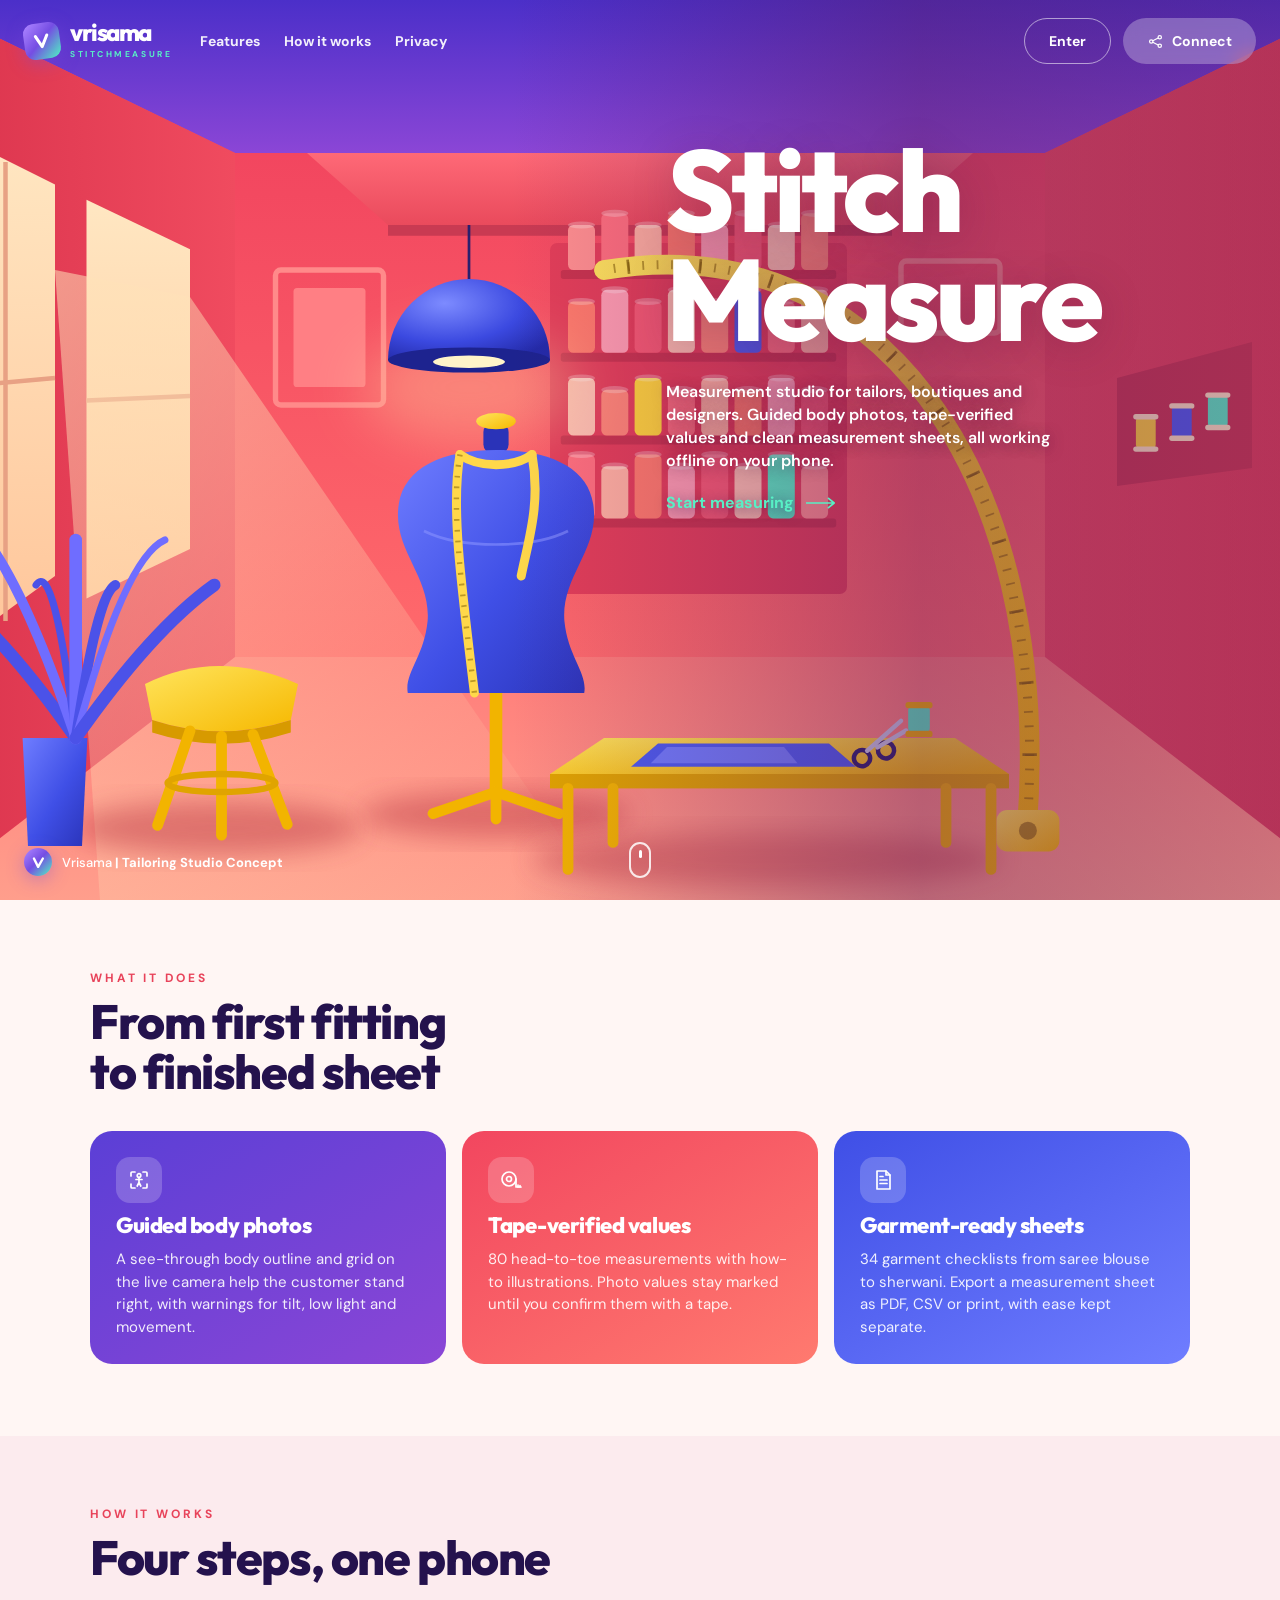
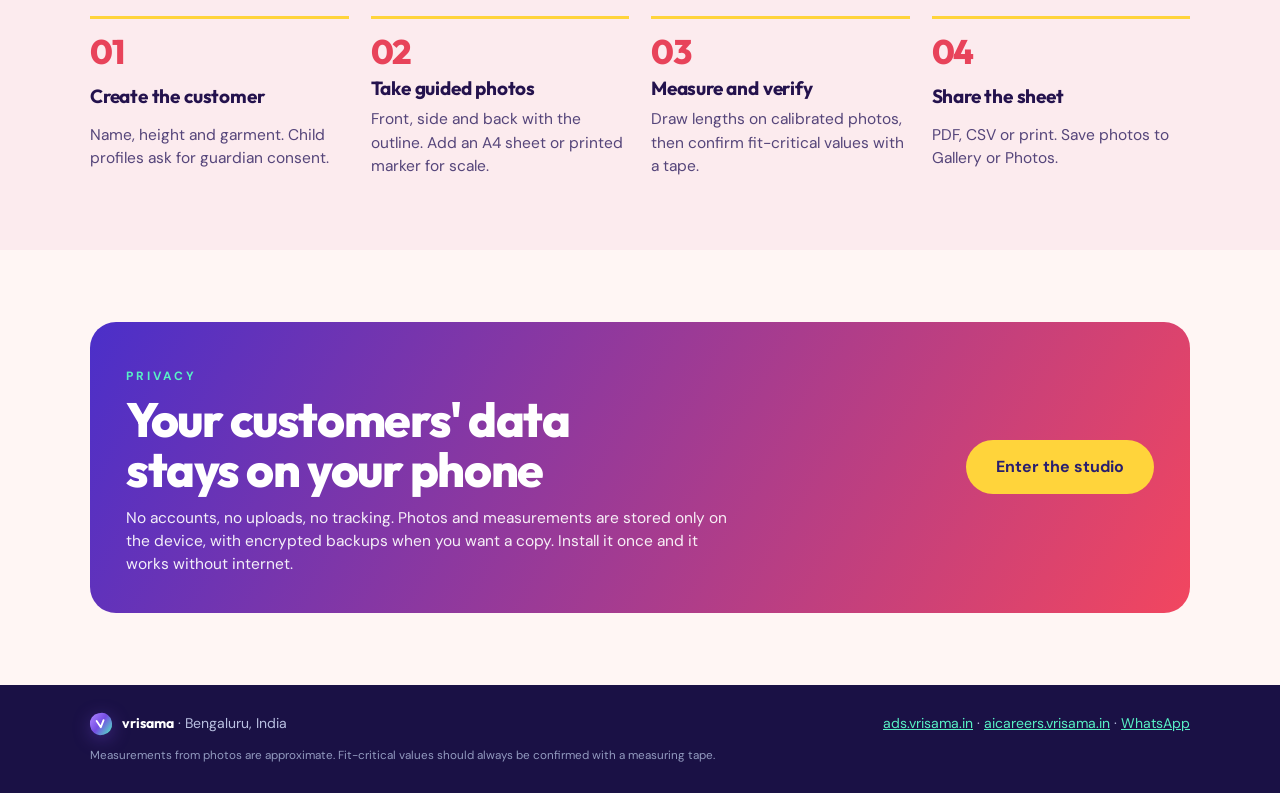
<file: index.html>
<!doctype html>
<html lang="en">
<head>
<meta charset="utf-8">
<meta name="viewport" content="width=device-width,initial-scale=1,viewport-fit=cover">
<title>StitchMeasure by Vrisama</title>
<meta name="description" content="StitchMeasure by Vrisama: offline body measurement studio for tailors and fashion designers.">
<meta name="theme-color" content="#3B22B8">
<meta name="color-scheme" content="light dark">
<meta name="apple-mobile-web-app-capable" content="yes">
<meta name="mobile-web-app-capable" content="yes">
<meta name="apple-mobile-web-app-status-bar-style" content="black-translucent">
<meta name="apple-mobile-web-app-title" content="StitchMeasure">
<link rel="manifest" href="manifest.webmanifest">
<link rel="icon" type="image/svg+xml" href="public/icons/favicon.svg">
<link rel="icon" type="image/png" href="public/icons/favicon-64.png">
<link rel="apple-touch-icon" href="public/icons/apple-touch-icon.png">
<link rel="stylesheet" href="src/styles/app.css">
</head>
<body>
<div class="app" id="app">
  <nav class="sidebar" aria-label="Main">
    <a class="brand" href="#/" aria-label="StitchMeasure by Vrisama, dashboard" style="padding:4px 10px 18px;background:none"><span class="brand-mark" aria-hidden="true"><svg viewBox="0 0 64 64"><path d="M15 17 31 49 49 17" fill="none" stroke="#fff" stroke-width="9" stroke-linejoin="round" stroke-linecap="round"/></svg></span><span class="wordmark"><b>vrisama</b><small>STITCHMEASURE</small></span></a>
    <a href="#/" data-nav="dashboard"><span data-ic="home"></span>Dashboard</a>
    <a href="#/new-customer" data-nav="new-customer"><span data-ic="userPlus"></span>New Customer</a>
    <a href="#/scan" data-nav="scan"><span data-ic="scan"></span>Body Scanner</a>
    <a href="#/library" data-nav="library"><span data-ic="book"></span>Measurement Library</a>
    <a href="#/templates" data-nav="templates"><span data-ic="hanger"></span>Garment Templates</a>
    <a href="#/customers" data-nav="customers"><span data-ic="folder"></span>Saved Profiles</a>
    <a href="#/reports" data-nav="reports"><span data-ic="report"></span>Reports</a>
    <a href="#/settings" data-nav="settings"><span data-ic="settings"></span>Settings</a>
    <div class="side-foot" id="sideStatus"></div>
  </nav>
  <div class="main-col">
    <header class="topbar">
      <span class="brand-mark" aria-hidden="true"><svg viewBox="0 0 64 64"><path d="M15 17 31 49 49 17" fill="none" stroke="#fff" stroke-width="9" stroke-linejoin="round" stroke-linecap="round"/></svg></span>
      <div class="title" id="topTitle">StitchMeasure</div>
      <span class="status-pill" id="topStatus"><span class="dot"></span><span>Checking</span></span>
    </header>
    <main class="content" id="view" tabindex="-1"></main>
  </div>
  <nav class="bottomnav" aria-label="Main">
    <a href="#/" data-nav="dashboard"><span data-ic="home"></span>Home</a>
    <a href="#/customers" data-nav="customers"><span data-ic="users"></span>Profiles</a>
    <a href="#/scan" data-nav="scan" class="scan"><span data-ic="scan"></span>Scan</a>
    <a href="#/library" data-nav="library"><span data-ic="book"></span>Library</a>
    <a href="#/more" data-nav="more"><span data-ic="more"></span>More</a>
  </nav>
</div>
<noscript><p style="padding:20px">StitchMeasure by Vrisama needs JavaScript to run.</p></noscript>

<!-- vendor (local copy, no CDN) -->
<script src="public/vendor/jspdf.umd.min.js"></script>
<!-- core -->
<script src="src/core/i18n.js"></script>
<script src="src/core/util.js"></script>
<script src="src/components/icons.js"></script>
<!-- services -->
<script src="src/storage/db.js"></script>
<script src="src/storage/backup.js"></script>
<script src="src/settings/settings.js"></script>
<script src="src/measurement-engine/catalog.js"></script>
<script src="src/measurement-engine/engine.js"></script>
<script src="src/calibration/calibration.js"></script>
<script src="src/garment-templates/templates.js"></script>
<script src="src/reference-images/figure.js"></script>
<script src="src/overlays/overlays.js"></script>
<script src="src/camera/camera.js"></script>
<script src="src/pose-detection/pose.js"></script>
<script src="src/photo-export/export.js"></script>
<script src="src/reports/reports.js"></script>
<script src="src/customer-profiles/customers.js"></script>
<script src="src/customer-profiles/samples.js"></script>
<!-- screens -->
<script src="src/app.js"></script>
<script src="src/components/dashboard.js"></script>
<script src="src/customer-profiles/views.js"></script>
<script src="src/measurement-engine/session-view.js"></script>
<script src="src/body-map/bodymap.js"></script>
<script src="src/garment-templates/views.js"></script>
<script src="src/camera/camera-view.js"></script>
<script src="src/photo-export/editor.js"></script>
<script src="src/photo-export/photos-view.js"></script>
<script src="src/reports/views.js"></script>
<script src="src/settings/views.js"></script>
<script src="src/components/wizard.js"></script>
<script src="src/components/landing.js"></script>
<script src="src/components/boot.js"></script>
</body>
</html>
</file>
<file: src/styles/app.css>
/* StitchMeasure by Vrisama — design tokens and components
 * Layout: phone = top bar + content + bottom nav; ≥900px = sidebar + content.
 * Brand: Vrisama navy, violet → mint gradient, peach accent; Outfit display + DM Sans body. */
@font-face{font-family:"Outfit";font-weight:600;font-style:normal;font-display:swap;src:url("../../public/fonts/outfit-latin-600-normal.woff2") format("woff2")}
@font-face{font-family:"Outfit";font-weight:700;font-style:normal;font-display:swap;src:url("../../public/fonts/outfit-latin-700-normal.woff2") format("woff2")}
@font-face{font-family:"Outfit";font-weight:800;font-style:normal;font-display:swap;src:url("../../public/fonts/outfit-latin-800-normal.woff2") format("woff2")}
@font-face{font-family:"DM Sans";font-weight:400;font-style:normal;font-display:swap;src:url("../../public/fonts/dm-sans-latin-400-normal.woff2") format("woff2")}
@font-face{font-family:"DM Sans";font-weight:500;font-style:normal;font-display:swap;src:url("../../public/fonts/dm-sans-latin-500-normal.woff2") format("woff2")}
@font-face{font-family:"DM Sans";font-weight:600;font-style:normal;font-display:swap;src:url("../../public/fonts/dm-sans-latin-600-normal.woff2") format("woff2")}
@font-face{font-family:"DM Sans";font-weight:700;font-style:normal;font-display:swap;src:url("../../public/fonts/dm-sans-latin-700-normal.woff2") format("woff2")}

/* Studio palette (from the landing page): purple ceiling, coral walls, cobalt blue, sun yellow, mint. */
:root{
  --bg:#FFF6F4; --surface:#FFFFFF; --surface-2:#FCEBEE; --ink:#24124D; --ink-2:#55457A; --ink-3:#8A7DA6; --line:#F3DCE2;
  --navy:#3B22B8; --navy-2:#8B46D6; --ivory:#FFFFFF;
  --teal:#5B35D5; --teal-ink:#FFFFFF; --teal-soft:#EEE8FF; --gold:#E8435A; --gold-bright:#FFD43B; --gold-soft:#FFE6EA;
  --mint:#58F0C5; --violet:#8B46D6; --coral:#F2465F; --cobalt:#3F4FE6; --sun:#FFD43B;
  --ok:#0F8A66; --ok-soft:#DAF6EC; --warn:#B4560F; --warn-soft:#FFEBD6; --danger:#D22F4E; --danger-soft:#FFE1E7; --info-soft:#ECE8FF;
  --display:"Outfit","DM Sans",system-ui,-apple-system,"Segoe UI",sans-serif;
  --body:"DM Sans",system-ui,-apple-system,"Segoe UI",Roboto,sans-serif;
  --brand-grad:linear-gradient(135deg,#AA82FF 5%,#754DE3 48%,#4EF3C2 99%);
  --shell-grad:linear-gradient(180deg,#3B22B8 0%,#6A3BD2 55%,#8B46D6 100%);
  --r:18px; --r-sm:12px; --shadow:0 1px 2px rgba(36,18,77,.05),0 10px 28px rgba(242,70,95,.08);
  --sel-bg:#5B35D5; --sel-ink:#FFFFFF; --nav-h:68px; --top-h:58px;
  --fig-fill:#FFC9D1; --fig-line:#E0687C;
  color-scheme:light;
}
@media (prefers-color-scheme:dark){:root:not([data-theme="light"]){
  --bg:#160F38; --surface:#21174D; --surface-2:#2B1F63; --ink:#FFFFFF; --ink-2:#CFC6EE; --ink-3:#9D92C7; --line:rgba(230,215,255,.14);
  --teal:#58F0C5; --teal-ink:#073A37; --teal-soft:rgba(88,240,197,.13); --gold:#FF7A8C; --gold-soft:rgba(255,122,140,.15);
  --ok:#58F0C5; --ok-soft:rgba(88,240,197,.13); --warn:#FFC266; --warn-soft:rgba(255,194,102,.14); --danger:#FF8A9E; --danger-soft:rgba(255,138,158,.15); --info-soft:rgba(139,70,214,.22);
  --shadow:0 1px 2px rgba(0,0,0,.3),0 10px 30px rgba(0,0,0,.35); --fig-fill:#4A2E8F; --fig-line:#FF7A8C; --sel-bg:#58F0C5; --sel-ink:#073A37; color-scheme:dark}}
:root[data-theme="dark"]{
  --bg:#160F38; --surface:#21174D; --surface-2:#2B1F63; --ink:#FFFFFF; --ink-2:#CFC6EE; --ink-3:#9D92C7; --line:rgba(230,215,255,.14);
  --teal:#58F0C5; --teal-ink:#073A37; --teal-soft:rgba(88,240,197,.13); --gold:#FF7A8C; --gold-soft:rgba(255,122,140,.15);
  --ok:#58F0C5; --ok-soft:rgba(88,240,197,.13); --warn:#FFC266; --warn-soft:rgba(255,194,102,.14); --danger:#FF8A9E; --danger-soft:rgba(255,138,158,.15); --info-soft:rgba(139,70,214,.22);
  --shadow:0 1px 2px rgba(0,0,0,.3),0 10px 30px rgba(0,0,0,.35); --fig-fill:#4A2E8F; --fig-line:#FF7A8C; --sel-bg:#58F0C5; --sel-ink:#073A37; color-scheme:dark}

*,*::before,*::after{box-sizing:border-box}
html,body{height:100%}
body{margin:0;background:var(--bg);color:var(--ink);font-family:var(--body);font-size:15.5px;line-height:1.5;-webkit-font-smoothing:antialiased;-webkit-tap-highlight-color:transparent}
body.no-scroll{overflow:hidden}
img,svg,video,canvas{max-width:100%}
[hidden]{display:none!important}
a{color:var(--teal)}
h1,h2,h3{margin:0;text-wrap:balance}
h1{font:800 30px/1.1 var(--display);letter-spacing:-.02em}
h2{font:700 21px/1.2 var(--display);letter-spacing:-.02em}
h3{font:600 13px/1.3 var(--body);text-transform:uppercase;letter-spacing:.09em;color:var(--ink-3)}
p{margin:0}
.lead{color:var(--ink-2)}
.muted{color:var(--ink-3)}
.small{font-size:13px}
.num,.tnum{font-variant-numeric:tabular-nums}
.ic{width:22px;height:22px;flex:none}
:focus-visible{outline:2.5px solid var(--gold-bright);outline-offset:2px}
@media (prefers-reduced-motion:reduce){*{animation:none!important;transition:none!important}}

/* ---------- shell ---------- */
.app{min-height:100%;display:grid;grid-template-columns:1fr}
.sidebar{display:none}
.topbar{position:sticky;top:0;z-index:30;height:calc(var(--top-h) + env(safe-area-inset-top,0px));padding-top:env(safe-area-inset-top,0px);padding-left:max(16px,env(safe-area-inset-left,0px));padding-right:max(16px,env(safe-area-inset-right,0px));display:flex;align-items:center;gap:10px;background:linear-gradient(90deg,#3B22B8,#8B46D6);color:#fff}
.topbar .title{font:700 19px/1 var(--display);letter-spacing:-.02em;flex:1;min-width:0;white-space:nowrap;overflow:hidden;text-overflow:ellipsis}
.topbar .icon-btn{color:var(--ivory)}
.brand-mark{width:32px;height:32px;flex:none;display:grid;place-items:center;border-radius:10px;background:var(--brand-grad);transform:rotate(-8deg);box-shadow:0 4px 18px rgba(118,76,221,.4)}
.brand-mark svg{width:60%;height:60%}
.wordmark{display:flex;flex-direction:column;line-height:.9}
.wordmark b{font:800 24px/.9 "Outfit",sans-serif;letter-spacing:-.06em;color:#F8F8FF}
.wordmark small{font:800 8.5px/1.3 var(--body);letter-spacing:.3em;color:#58F0C5;margin-top:6px}
.status-pill{display:inline-flex;align-items:center;gap:6px;font:600 11.5px/1 var(--body);letter-spacing:.04em;padding:6px 9px;border-radius:999px;background:rgba(255,255,255,.08);color:var(--ivory);white-space:nowrap}
.status-pill .dot{width:7px;height:7px;border-radius:50%;background:var(--gold-bright)}
.status-pill.ready .dot{background:#58F0C5}
.status-pill.off .dot{background:#EE7B72}
main.content{padding-left:max(16px,env(safe-area-inset-left,0px));padding-right:max(16px,env(safe-area-inset-right,0px));padding-block:18px calc(var(--nav-h) + 28px + env(safe-area-inset-bottom,0px));max-width:1080px;width:100%;margin:0 auto;min-width:0}
.bottomnav{position:fixed;left:0;right:0;bottom:0;z-index:40;background:var(--surface);border-top:1px solid var(--line);display:grid;grid-template-columns:repeat(5,1fr);padding:6px max(6px,env(safe-area-inset-left,0px)) calc(6px + env(safe-area-inset-bottom,0px)) max(6px,env(safe-area-inset-right,0px))}
.bottomnav a{display:flex;flex-direction:column;align-items:center;gap:3px;padding:6px 2px;color:var(--ink-3);text-decoration:none;font:600 11px/1.1 var(--body);border-radius:12px;min-height:52px;justify-content:center}
.bottomnav a.on{color:var(--teal)}
.bottomnav a.scan .ic{width:28px;height:28px;padding:10px;box-sizing:content-box;background:linear-gradient(135deg,#F2465F,#8B46D6);color:#fff;border-radius:50%;margin-top:-26px;box-shadow:0 4px 14px rgba(11,16,40,.3);border:3px solid var(--surface)}
@media (min-width:900px){
  .app{grid-template-columns:256px 1fr}
  .sidebar{display:flex;flex-direction:column;gap:4px;position:sticky;top:0;height:100vh;background:var(--shell-grad);color:var(--ivory);padding:22px 14px;overflow:auto}
  .sidebar .brand{display:flex;align-items:center;gap:10px;padding:4px 10px 18px}
  
  .sidebar .brand{gap:12px;display:flex;align-items:center;text-decoration:none}
  .sidebar a:not(.brand){display:flex;align-items:center;gap:12px;padding:11px 12px;border-radius:10px;color:#C9CCE8;text-decoration:none;font-weight:500}
  .sidebar a:hover{background:rgba(255,255,255,.1);color:#fff}
  .sidebar a.on{background:rgba(255,255,255,.18);color:#fff;box-shadow:inset 3px 0 0 #FFD43B}
  .sidebar a.on .ic{color:#FFD43B}
  .sidebar .side-foot{margin-top:auto;padding:12px;font-size:12px;color:#E6DDFF}
  .bottomnav{display:none}
  .topbar{display:none}
  main.content{padding-block:28px 48px;padding-left:max(28px,env(safe-area-inset-left,0px));padding-right:max(28px,env(safe-area-inset-right,0px))}
}

/* ---------- page furniture ---------- */
.page-head{display:flex;align-items:flex-end;justify-content:space-between;gap:12px;flex-wrap:wrap;margin-bottom:18px}
.page-head .eyebrow{font:700 11px/1 var(--body);letter-spacing:.24em;text-transform:uppercase;color:var(--gold);margin-bottom:6px}
.page-head p{color:var(--ink-2);margin-top:6px;max-width:62ch}
.stack{display:grid;gap:14px}
.stack-sm{display:grid;gap:8px}
.row{display:flex;gap:10px;align-items:center;flex-wrap:wrap}
.row.between{justify-content:space-between}
.grid-2{display:grid;grid-template-columns:repeat(auto-fit,minmax(260px,1fr));gap:14px}
.grid-3{display:grid;grid-template-columns:repeat(auto-fit,minmax(200px,1fr));gap:12px}
.card{background:var(--surface);border:1px solid var(--line);border-radius:var(--r);padding:16px;min-width:0}
.card.pad-lg{padding:20px}
.card h2+p,.card h2+.lead{margin-top:4px}
.card-head{display:flex;justify-content:space-between;align-items:center;gap:10px;margin-bottom:12px;flex-wrap:wrap}
.divider{height:1px;background:var(--line);margin:4px 0}
.hero{background:#F2465F;min-height:300px;isolation:isolate;color:var(--ivory);border-radius:18px;padding:22px;display:grid;grid-template-columns:1fr auto;gap:18px;align-items:center;position:relative;overflow:hidden}
.hero h1{color:#fff;font-size:clamp(30px,4vw,44px);letter-spacing:-.03em;line-height:1}
.hero p{color:#F3EEFF;margin-top:6px;max-width:44ch}
.hero .eyebrow{color:var(--mint);font:600 11.5px/1 var(--body);letter-spacing:.16em;text-transform:uppercase;margin-bottom:8px}
.hero .ld-scene{position:absolute;inset:0;width:100%;height:100%;z-index:-2;max-width:none}
.hero::before{content:"";position:absolute;inset:0;z-index:-1;background:linear-gradient(90deg,rgba(59,34,184,.92) 0%,rgba(91,53,213,.78) 38%,rgba(139,70,214,.2) 70%,transparent 100%)}
.hero .hero-fig{width:96px;opacity:.95}
.hero .hero-fig .fig-fill{fill:rgba(152,116,255,.18);stroke:rgba(88,240,197,.85)}
.hero .btn-row{margin-top:16px}
@media (max-width:520px){.hero{grid-template-columns:1fr}.hero .hero-fig{display:none}}

/* ---------- buttons & inputs ---------- */
.btn{display:inline-flex;align-items:center;justify-content:center;gap:8px;min-height:46px;padding:0 18px;border-radius:999px;border:1.5px solid var(--line);background:var(--surface);color:var(--ink);font:600 14.5px/1 var(--body);cursor:pointer;text-decoration:none;white-space:nowrap;transition:background .15s,border-color .15s}
.btn:hover{border-color:var(--ink-3)}
.btn .ic{width:19px;height:19px}
.btn.primary{background:var(--teal);border-color:var(--teal);color:var(--teal-ink)}
.btn.primary:hover{filter:brightness(1.05)}
.btn.navy{background:var(--sel-bg);border-color:var(--sel-bg);color:var(--sel-ink)}
.btn.gold{background:transparent;border-color:var(--gold);color:var(--gold)}
.btn.coral{background:var(--coral);border-color:var(--coral);color:#fff}
.hero .btn.gold{color:#F8F8FF;border-color:rgba(248,248,255,.35)}
.hero .btn.primary{background:#FFD43B;border-color:#FFD43B;color:#24124D}
.btn.ghost{background:transparent;border-color:transparent}
.btn.danger{color:var(--danger);border-color:var(--danger);background:transparent}
.btn.danger.solid{background:var(--danger);color:#fff}
.btn.sm{min-height:36px;padding:0 13px;font-size:13px}
.btn.block{width:100%}
.btn:disabled,.btn[aria-disabled="true"]{opacity:.45;cursor:not-allowed}
.btn-row{display:flex;gap:10px;flex-wrap:wrap}
.btn-row.end{justify-content:flex-end}
.icon-btn{display:inline-grid;place-items:center;width:44px;height:44px;border-radius:50%;border:0;background:transparent;color:var(--ink);cursor:pointer;flex:none}
.icon-btn:hover{background:rgba(127,140,161,.14)}
.field{display:grid;gap:6px;font-size:13px;font-weight:600;color:var(--ink-2);min-width:0}
.field .hint{font-weight:400;color:var(--ink-3);font-size:12.5px}
input[type=text],input[type=tel],input[type=number],input[type=search],input[type=password],input[type=date],select,textarea{width:100%;min-width:0;font:500 16px/1.3 var(--body);color:var(--ink);background:var(--surface);border:1.5px solid var(--line);border-radius:var(--r-sm);padding:11px 12px;min-height:46px}
textarea{min-height:84px;resize:vertical}
input:focus,select:focus,textarea:focus{outline:none;border-color:var(--teal);box-shadow:0 0 0 3px var(--teal-soft)}
.check{display:flex;gap:10px;align-items:flex-start;font-size:14.5px;color:var(--ink);font-weight:500;cursor:pointer}
.check input{width:20px;height:20px;accent-color:var(--teal);margin:1px 0 0;flex:none}
input[type=range]{width:100%;accent-color:var(--teal)}
.seg{display:inline-flex;background:var(--surface-2);border-radius:999px;padding:3px;gap:2px;flex-wrap:wrap}
.seg button{border:0;background:transparent;color:var(--ink-2);font:600 13px/1 var(--body);padding:9px 13px;border-radius:999px;cursor:pointer;min-height:36px}
.seg button[aria-pressed="true"]{background:var(--surface);color:var(--ink);box-shadow:0 1px 3px rgba(11,16,40,.12)}
.form-grid{display:grid;grid-template-columns:repeat(auto-fit,minmax(210px,1fr));gap:14px}
.search{position:relative}
.search .ic{position:absolute;left:12px;top:50%;transform:translateY(-50%);color:var(--ink-3);width:19px}
.search input{padding-left:40px}

/* ---------- chips & badges ---------- */
.chip{display:inline-flex;align-items:center;gap:5px;font:600 11.5px/1 var(--body);padding:5px 8px;border-radius:999px;background:var(--surface-2);color:var(--ink-2);white-space:nowrap}
.chip.st-not_started{background:var(--surface-2);color:var(--ink-3)}
.chip.st-captured{background:var(--info-soft);color:var(--ink)}
.chip.st-estimated{background:var(--warn-soft);color:var(--warn)}
.chip.st-requires_verification{background:var(--warn-soft);color:var(--warn)}
.chip.st-verified{background:var(--ok-soft);color:var(--ok)}
.chip.st-rejected{background:var(--danger-soft);color:var(--danger)}
.chip.gold{background:var(--gold-soft);color:var(--gold)}
.chip.teal{background:var(--teal-soft);color:var(--teal)}
.chip.sample{background:var(--gold-soft);color:var(--gold)}
.notice{display:flex;gap:10px;align-items:flex-start;padding:12px 14px;border-radius:var(--r-sm);background:var(--info-soft);font-size:14px;color:var(--ink)}
.notice .ic{margin-top:1px;width:20px;height:20px;color:var(--teal)}
.notice.warn{background:var(--warn-soft)} .notice.warn .ic{color:var(--warn)}
.notice.danger{background:var(--danger-soft)} .notice.danger .ic{color:var(--danger)}
.notice.ok{background:var(--ok-soft)} .notice.ok .ic{color:var(--ok)}
.notice ul{margin:6px 0 0;padding-left:18px}

/* ---------- KPI tiles (real counts) ---------- */
.kpis{display:grid;grid-template-columns:repeat(auto-fit,minmax(140px,1fr));gap:10px}
.kpi{background:var(--surface);border:1px solid var(--line);border-radius:var(--r);padding:14px;text-decoration:none;color:inherit;display:grid;gap:2px}
.kpi b{font:800 30px/1 var(--display);letter-spacing:-.03em;font-variant-numeric:lining-nums tabular-nums;letter-spacing:-.01em}
.kpi span{font-size:12.5px;color:var(--ink-3);font-weight:600}
.kpi.attn b{color:var(--warn)}
.kpis .kpi:nth-child(1){background:linear-gradient(150deg,#5B35D5,#8B46D6);border-color:transparent;color:#fff}
.kpis .kpi:nth-child(2){background:linear-gradient(150deg,#F2465F,#FF7A6F);border-color:transparent;color:#fff}
.kpis .kpi:nth-child(3){background:linear-gradient(150deg,#3F4FE6,#6F7DFF);border-color:transparent;color:#fff}
.kpis .kpi:nth-child(4){background:linear-gradient(150deg,#FFD43B,#FFB21E);border-color:transparent;color:#24124D}
.kpis .kpi:nth-child(-n+3) span{color:rgba(255,255,255,.88)}
.kpis .kpi:nth-child(4) span,.kpis .kpi.attn:nth-child(4) b{color:#24124D}
.tiles{display:grid;grid-template-columns:repeat(auto-fit,minmax(150px,1fr));gap:10px}
.tile{display:flex;flex-direction:column;gap:10px;padding:16px;border-radius:var(--r);background:var(--surface);border:1px solid var(--line);color:var(--ink);text-decoration:none;font-weight:600;min-height:104px;cursor:pointer;text-align:left;font-family:inherit;font-size:14.5px}
.tile .ic{width:44px;height:44px;padding:10px;border-radius:14px;color:#fff;background:linear-gradient(135deg,#5B35D5,#8B46D6)}
.tile:nth-child(3n+2) .ic{background:linear-gradient(135deg,#F2465F,#FF7A6F)}
.tile:nth-child(3n) .ic{background:linear-gradient(135deg,#3F4FE6,#6F7DFF)}
.tile small{display:block;font-weight:400;color:var(--ink-3);font-size:12.5px;margin-top:2px}
.tile:hover{border-color:var(--coral);transform:translateY(-1px)}

/* ---------- lists ---------- */
.list{display:grid;gap:8px}
.list-item{display:flex;align-items:center;gap:12px;padding:12px 14px;border-radius:var(--r);background:var(--surface);border:1px solid var(--line);color:inherit;text-decoration:none;min-width:0;cursor:pointer;text-align:left;font:inherit;width:100%}
.list-item:hover{border-color:var(--ink-3)}
.list-item .main{flex:1;min-width:0}
.list-item .t{font-weight:600;white-space:nowrap;overflow:hidden;text-overflow:ellipsis}
.list-item .s{font-size:13px;color:var(--ink-3);white-space:nowrap;overflow:hidden;text-overflow:ellipsis}
.avatar{width:42px;height:42px;border-radius:50%;background:linear-gradient(135deg,#FFD9DF,#E9E1FF);color:#5B35D5;display:grid;place-items:center;font:600 16px/1 var(--display);flex:none;overflow:hidden}
.avatar img{width:100%;height:100%;object-fit:cover}
.empty{text-align:center;padding:30px 16px;color:var(--ink-3);display:grid;gap:10px;justify-items:center}
.empty .ic{width:40px;height:40px;color:var(--gold)}

/* ---------- measurement session ---------- */
.m-list{display:grid;gap:8px}
.m-row{background:var(--surface);border:1px solid var(--line);border-radius:var(--r);padding:12px 14px;display:grid;grid-template-columns:1fr auto;gap:8px 12px;align-items:center}
.m-row.flag{border-color:var(--warn)}
.m-row.verified{border-color:color-mix(in srgb,var(--ok) 40%,var(--line))}
.m-name{font-weight:600;min-width:0}
.m-name small{display:block;font-weight:400;color:var(--ink-3);font-size:12.5px}
.m-val{display:flex;align-items:center;gap:6px}
.m-val input{width:104px;text-align:right;font-variant-numeric:tabular-nums;font-weight:600}
.m-val .u{font-size:13px;color:var(--ink-3);width:22px}
.m-meta{grid-column:1/-1;display:flex;gap:6px;flex-wrap:wrap;align-items:center}
.m-more{grid-column:1/-1;border-top:1px dashed var(--line);padding-top:10px;display:grid;gap:10px}
.readings{display:flex;gap:6px;flex-wrap:wrap}
.reading{display:inline-flex;align-items:center;gap:4px;background:var(--surface-2);border-radius:8px;padding:4px 4px 4px 8px;font-size:13px;font-variant-numeric:tabular-nums}
.reading button{border:0;background:transparent;color:var(--ink-3);cursor:pointer;padding:2px;display:grid}
.reading .ic{width:15px;height:15px}
.progress{height:8px;background:var(--surface-2);border-radius:999px;overflow:hidden}
.progress span{display:block;height:100%;background:linear-gradient(90deg,#5B35D5,#F2465F);border-radius:999px}
.filters{display:flex;gap:8px;overflow-x:auto;padding-bottom:4px;scrollbar-width:none}
.filters::-webkit-scrollbar{display:none}
.filters button{flex:none}

/* ---------- body map & figures ---------- */
.figure .fig-fill{fill:var(--fig-fill);stroke:var(--fig-line);stroke-width:1.2;stroke-linejoin:round}
.figure .fig-arm{fill:var(--fig-fill)}
.figure .fig-seam{stroke:var(--fig-line);stroke-width:1;fill:none;stroke-dasharray:3 3}
.figure .fig-seam.faint{opacity:.5}
.figure .hl-line{stroke:var(--gold);stroke-width:2.6;fill:none;stroke-linecap:round}
.figure .hl-ghost{stroke:var(--gold);stroke-width:1.4;fill:none;opacity:.4;stroke-dasharray:3 3}
.figure .hl-dot{fill:var(--gold);stroke:var(--surface);stroke-width:1.2}
.figure .region-hl{fill:var(--teal);opacity:.16;stroke:var(--teal);stroke-width:1.2;stroke-opacity:.6}
.figure .ov-center{stroke:var(--teal);stroke-width:.8;stroke-dasharray:3 3}
.figure .ov-limit{stroke:var(--gold);stroke-width:1;stroke-dasharray:5 3}
.figure .ov-marker{stroke:var(--teal);stroke-width:1}
.figure .ov-label{fill:var(--ink-3);font:600 7.5px var(--body)}
.figure .ov-foot{fill:var(--gold-soft);stroke:var(--gold);stroke-width:1}
.bodymap{display:grid;grid-template-columns:minmax(0,320px) 1fr;gap:18px;align-items:start}
@media (max-width:760px){.bodymap{grid-template-columns:1fr}}
.map-stage{background:var(--surface);border:1px solid var(--line);border-radius:var(--r);padding:12px;display:grid;gap:10px;position:sticky;top:calc(var(--top-h) + 10px)}
@media (max-width:760px){.map-stage{position:static}}
.map-svg{display:flex;justify-content:center;cursor:pointer;touch-action:manipulation}
.map-svg svg{height:min(56vh,460px);width:auto}
.ref-fig{background:var(--surface-2);border-radius:var(--r-sm);display:flex;justify-content:center;padding:10px}
.ref-fig svg{height:240px;width:auto}
.ref-fig.lg svg{height:min(48vh,360px)}
.lib-item{display:flex;gap:12px;align-items:center}
.lib-thumb{width:46px;height:64px;flex:none;background:var(--surface-2);border-radius:8px;display:flex;justify-content:center;align-items:center;overflow:hidden}
.lib-thumb svg{height:60px;width:auto}
.kv{display:grid;grid-template-columns:auto 1fr;gap:6px 14px;font-size:14px}
.kv dt{color:var(--ink-3);font-weight:600}
.kv dd{margin:0}

/* ---------- sheet (modal) ---------- */
.sheet-wrap{position:fixed;inset:0;z-index:100;background:rgba(8,10,30,.55);display:flex;align-items:flex-end;justify-content:center;animation:fade .15s}
.sheet{background:var(--surface);width:100%;max-width:640px;max-height:92vh;border-radius:20px 20px 0 0;display:flex;flex-direction:column;box-shadow:0 -10px 40px rgba(0,0,0,.3);animation:up .2s ease-out}
.sheet.wide{max-width:920px}
.sheet-head{display:flex;align-items:center;gap:10px;padding:14px 10px 10px 20px;border-bottom:1px solid var(--line)}
.sheet-head h2{flex:1;min-width:0}
.sheet-body{padding:16px max(20px,env(safe-area-inset-left,0px)) calc(20px + env(safe-area-inset-bottom,0px)) max(20px,env(safe-area-inset-right,0px));overflow:auto;display:grid;gap:14px}
@media (min-width:700px){.sheet-wrap{align-items:center;padding:20px}.sheet{border-radius:20px;max-height:88vh}}
@keyframes up{from{transform:translateY(30px);opacity:.6}to{transform:none;opacity:1}}
@keyframes fade{from{opacity:0}to{opacity:1}}

.toast{border:1px solid rgba(255,212,59,.35);position:fixed;left:50%;transform:translateX(-50%);bottom:calc(var(--nav-h) + 18px + env(safe-area-inset-bottom,0px));z-index:120;background:#2B1F63;color:#fff;padding:12px 18px;border-radius:14px;font-weight:600;font-size:14px;max-width:min(92vw,520px);box-shadow:0 8px 30px rgba(0,0,0,.3);text-align:center}
.toast.err{background:var(--danger);color:#fff}
@media (min-width:900px){.toast{bottom:28px}}

/* ---------- wizard ---------- */
.wiz-progress{display:grid;gap:8px;margin-bottom:16px}
.wiz-bar{display:grid;grid-template-columns:repeat(12,1fr);gap:3px}
.wiz-bar span{height:5px;border-radius:3px;background:var(--line)}
.wiz-bar span.done{background:var(--teal)}
.wiz-bar span.on{background:var(--coral)}
.wiz-bar span.on{background:var(--gold)}
.wiz-step-name{display:flex;justify-content:space-between;font-size:13px;color:var(--ink-3);font-weight:600}
.choice-grid{display:grid;grid-template-columns:repeat(auto-fit,minmax(150px,1fr));gap:10px}
.choice{border:1.5px solid var(--line);background:var(--surface);border-radius:var(--r);padding:14px;text-align:left;cursor:pointer;font:inherit;color:inherit;display:grid;gap:4px}
.choice b{font-size:15px}
.choice small{color:var(--ink-3)}
.choice[aria-pressed="true"]{border-color:var(--teal);background:var(--teal-soft)}
.photo-grid{display:grid;grid-template-columns:repeat(auto-fill,minmax(130px,1fr));gap:10px}
.photo-card{position:relative;border-radius:var(--r-sm);overflow:hidden;background:var(--surface-2);aspect-ratio:3/4;border:1px solid var(--line);cursor:pointer;padding:0;max-width:100%}
.photo-card img{width:100%;height:100%;object-fit:cover;display:block}
.photo-card .cap{position:absolute;left:0;right:0;bottom:0;padding:16px 8px 6px;background:linear-gradient(transparent,rgba(8,10,30,.8));color:#fff;font-size:12px;font-weight:600;text-align:left}
.photo-card.need{display:grid;place-items:center;text-align:center;color:var(--ink-3);font-size:13px;font-weight:600;border-style:dashed;padding:10px}

/* ---------- camera (full screen) ---------- */
.cam{position:fixed;inset:0;z-index:90;background:#000;color:#fff;display:flex;flex-direction:column}
.cam-top{display:flex;align-items:center;gap:6px;padding:calc(8px + env(safe-area-inset-top,0px)) max(10px,env(safe-area-inset-right,0px)) 8px max(10px,env(safe-area-inset-left,0px));background:linear-gradient(rgba(0,0,0,.75),transparent);position:absolute;top:0;left:0;right:0;z-index:5}
.cam-top .title{flex:1;font-weight:600;font-size:15px;min-width:0;white-space:nowrap;overflow:hidden;text-overflow:ellipsis}
.cam .icon-btn{color:#fff;background:rgba(0,0,0,.45);width:46px;height:46px}
.cam .icon-btn[aria-pressed="true"]{background:#58F0C5;color:#073A37}
.cam-stage-wrap{flex:1;display:flex;align-items:center;justify-content:center;overflow:hidden;position:relative}
.cam-stage{position:relative;max-width:100%;max-height:100%}
.cam-stage video{display:block;width:100%;height:100%;object-fit:fill;background:#111}
.cam-stage video.mirror{transform:scaleX(-1)}
.cam-layer{position:absolute;inset:0;pointer-events:none}
.cam-outline{position:absolute;pointer-events:auto;touch-action:none;cursor:grab}
.cam-outline svg{width:100%;height:100%;display:block}
.cam-guide{position:absolute;left:50%;transform:translateX(-50%);top:calc(64px + env(safe-area-inset-top,0px));z-index:6;max-width:min(92vw,440px);width:max-content;background:rgba(8,10,30,.78);border:1px solid rgba(255,255,255,.15);padding:9px 14px;border-radius:14px;font-weight:600;font-size:14.5px;text-align:center;display:grid;gap:3px}
.cam-guide.ok{border-color:#58F0C5}
.cam-guide.warn{border-color:#E3A34A}
.cam-guide small{font-weight:500;color:#B9C0E1;font-size:12.5px}
.cam-bottom{position:absolute;left:0;right:0;bottom:0;z-index:5;padding:14px max(14px,env(safe-area-inset-right,0px)) calc(16px + env(safe-area-inset-bottom,0px)) max(14px,env(safe-area-inset-left,0px));background:linear-gradient(transparent,rgba(0,0,0,.8));display:grid;gap:12px}
.cam-views{display:flex;gap:6px;overflow-x:auto;scrollbar-width:none;justify-content:safe center}
.cam-views::-webkit-scrollbar{display:none}
.cam-views button{flex:none;border:1px solid rgba(255,255,255,.3);background:rgba(0,0,0,.4);color:#fff;font:600 12.5px/1 var(--body);padding:9px 12px;border-radius:999px;cursor:pointer}
.cam-views button[aria-pressed="true"]{background:#fff;color:#1A1145}
.cam-actions{display:grid;grid-template-columns:1fr auto 1fr;align-items:center}
.cam-actions .l{display:flex;gap:8px}
.cam-actions .r{display:flex;gap:8px;justify-content:flex-end}
.shutter{width:76px;height:76px;border-radius:50%;border:4px solid #fff;background:rgba(255,255,255,.2);cursor:pointer;display:grid;place-items:center;padding:0}
.shutter span{width:58px;height:58px;border-radius:50%;background:#fff;display:block;transition:transform .1s}
.shutter:active span{transform:scale(.9)}
.countdown{position:absolute;inset:0;display:grid;place-items:center;font:600 120px/1 var(--display);color:#fff;text-shadow:0 4px 30px rgba(0,0,0,.6);z-index:7;pointer-events:none}
.cam-panel{position:absolute;right:max(10px,env(safe-area-inset-right,0px));top:calc(64px + env(safe-area-inset-top,0px));z-index:8;width:min(300px,calc(100vw - 20px));background:rgba(10,18,32,.92);border:1px solid rgba(255,255,255,.12);border-radius:16px;padding:14px;display:grid;gap:12px;max-height:calc(100vh - 220px);overflow:auto;font-size:13.5px}
.cam-panel label{display:grid;gap:5px;font-weight:600;color:#DADDF5}
.cam-panel select{background:#2B1F63;color:#fff;border-color:#463A8C;min-height:40px;padding:8px 10px;font-size:14px}
.cam-panel .check{color:#fff;display:flex}
.cam-panel .btn{min-height:38px;font-size:13px;background:transparent;color:#fff;border-color:rgba(255,255,255,.35)}
.cam-msg{position:absolute;inset:0;display:grid;place-items:center;padding:24px;text-align:center;z-index:4}
.cam-msg .box{max-width:420px;display:grid;gap:14px;justify-items:center}
.cam-msg .btn{background:#fff;color:#1A1145;border-color:#fff}
.cam-msg .btn.ghost{background:transparent;color:#fff;border-color:rgba(255,255,255,.4)}

/* ---------- photo review & editor ---------- */
.review-img{background:#120B33;border-radius:var(--r);display:flex;justify-content:center;overflow:hidden}
.review-img img,.review-img canvas{max-height:52vh;width:auto;max-width:100%;display:block}
.editor{position:fixed;inset:0;z-index:95;background:#120B33;color:#fff;display:flex;flex-direction:column}
.ed-top{display:flex;align-items:center;gap:4px;padding:calc(6px + env(safe-area-inset-top,0px)) max(8px,env(safe-area-inset-right,0px)) 6px max(8px,env(safe-area-inset-left,0px));background:#1A1145;border-bottom:1px solid #3B2D7A}
.ed-top .title{flex:1;min-width:0;font-weight:600;white-space:nowrap;overflow:hidden;text-overflow:ellipsis}
.editor .icon-btn{color:#fff}
.editor .icon-btn[aria-pressed="true"]{background:#58F0C5;color:#073A37}
.editor .icon-btn:disabled{opacity:.35}
.ed-stage{flex:1;position:relative;overflow:hidden;touch-action:none;background:repeating-conic-gradient(#1A1145 0 25%,#120B33 0 50%) 0 0/24px 24px}
.ed-stage canvas{position:absolute;inset:0;width:100%;height:100%}
.ed-tools{display:flex;gap:4px;padding:6px max(8px,env(safe-area-inset-left,0px));background:#1A1145;border-top:1px solid #3B2D7A;overflow-x:auto;scrollbar-width:none}
.ed-tools::-webkit-scrollbar{display:none}
.ed-tools button{flex:none;display:flex;flex-direction:column;align-items:center;gap:3px;min-width:64px;padding:8px 6px;border:0;border-radius:12px;background:transparent;color:#C9CCE8;font:600 11px/1.1 var(--body);cursor:pointer}
.ed-tools button[aria-pressed="true"]{background:rgba(88,240,197,.18);color:#58F0C5}
.ed-panel{background:#22174F;border-top:1px solid #3B2D7A;padding:12px max(14px,env(safe-area-inset-left,0px)) calc(12px + env(safe-area-inset-bottom,0px));display:grid;gap:10px;max-height:44vh;overflow:auto;font-size:14px}
.ed-panel .field{color:#C9CCE8}
.ed-panel select,.ed-panel input[type=number],.ed-panel input[type=text]{background:#120B33;color:#fff;border-color:#463A8C}
.ed-panel .btn{background:transparent;color:#fff;border-color:rgba(255,255,255,.3)}
.ed-panel .btn.primary{background:#58F0C5;border-color:#58F0C5;color:#073A37}
.ed-panel .notice{background:#2B1F63;color:#E8EAFB}
.ed-panel .notice.warn{background:#3A2A12}
.ed-panel .notice.danger{background:#3D1C1B}
.ed-panel .notice.ok{background:#123326}
.ed-panel .check{color:#fff}
.ed-hint{font-size:13px;color:#B9C0E1}
.ed-lines{display:grid;gap:6px}
.ed-line{display:flex;gap:8px;align-items:center;background:#120B33;border:1px solid #3B2D7A;border-radius:10px;padding:8px 10px}
.ed-line .v{font-weight:700;font-variant-numeric:tabular-nums;color:#58F0C5;white-space:nowrap}
.ed-line .n{flex:1;min-width:0;font-size:13px}
.ed-line select{min-height:36px;padding:6px 8px;font-size:13px}

/* ---------- report ---------- */
.report{background:#fff;color:#1A1145;border-radius:var(--r);padding:22px;border:1px solid var(--line);display:grid;gap:14px;font-size:13.5px}
.rep-head{display:grid;gap:14px;border-bottom:2px solid #1A1145;padding-bottom:14px}
.rep-brand{font:700 11px/1 var(--body);letter-spacing:.24em;text-transform:uppercase;color:#6A45DA}
.report h1{font-size:30px;color:#1A1145;letter-spacing:-.02em}
.report h3{color:#4A586C;margin-top:6px}
.rep-meta{display:grid;grid-template-columns:repeat(auto-fit,minmax(150px,1fr));gap:8px 16px;margin:0}
.rep-meta dt{font-size:11px;text-transform:uppercase;letter-spacing:.08em;color:#7A8698;font-weight:600}
.rep-meta dd{margin:2px 0 0;font-weight:600}
.rep-summary{font-weight:600;color:#6A45DA}
.rep-scroll{overflow-x:auto}
.rep-table{width:100%;border-collapse:collapse;font-variant-numeric:tabular-nums}
.rep-table th{text-align:left;font-size:11px;text-transform:uppercase;letter-spacing:.06em;color:#4A586C;border-bottom:1.5px solid #1A1145;padding:7px 6px;white-space:nowrap}
.rep-table td{border-bottom:1px solid #E3DDD1;padding:7px 6px;vertical-align:top}
.rep-table .num{text-align:right;white-space:nowrap}
.rep-table tr.flag td{background:#FDF3E0}
.rep-flag{color:#9A6212;font-size:11px;display:block}
.rep-note{font-size:12px;color:#7A8698}
.rep-legend,.rep-foot{font-size:12px;color:#4A586C}
.rep-photos{display:grid;grid-template-columns:repeat(auto-fill,minmax(160px,1fr));gap:10px}
.rep-photos figure{margin:0}
.rep-photos img{width:100%;border-radius:8px;border:1px solid #E3DDD1}
.rep-photos figcaption{font-size:12px;color:#4A586C}

/* lock screen */
.lock{position:fixed;inset:0;z-index:200;background:var(--shell-grad);color:var(--ivory);display:grid;place-items:center;padding:24px}
.lock form{display:grid;gap:14px;width:min(320px,100%);text-align:center;justify-items:center}
.lock input{text-align:center;font-size:24px;letter-spacing:.3em}

.offline-banner{background:var(--warn-soft);color:var(--ink);padding:10px 14px;border-radius:var(--r-sm);font-size:13.5px;display:flex;gap:8px;align-items:flex-start}

/* ---------- print ---------- */
@media print{
  @page{size:A4;margin:12mm}
  body{background:#fff}
  .sidebar,.topbar,.bottomnav,.no-print,.toast,.page-head .btn-row{display:none!important}
  .app{display:block}
  main.content{padding:0;max-width:none}
  .report{border:0;padding:0;border-radius:0}
  .rep-table tr{break-inside:avoid}
  .rep-photos figure{break-inside:avoid}
}

body:has(.editor) .toast,body:has(.cam) .toast{bottom:auto;top:calc(70px + env(safe-area-inset-top,0px))}

/* ---------- public landing page (#welcome) ----------
 * Full-bleed illustrated hero: purple ceiling into coral room, giant white
 * Outfit headline, mint text link, pill buttons, scroll mouse. */
body.landing .sidebar,body.landing .topbar,body.landing .bottomnav{display:none!important}
body.landing .app{display:block}
body.landing main.content{max-width:none;padding:0}
.ld-hero{position:relative;min-height:100svh;min-height:100vh;overflow:hidden;background:#f2465f;color:#fff;isolation:isolate}
@supports (min-height:100svh){.ld-hero{min-height:100svh}}
.ld-scene{position:absolute;inset:0;width:100%;height:100%;z-index:-2;max-width:none}
.ld-scrim{position:absolute;inset:0;z-index:-1;background:linear-gradient(90deg,transparent 40%,rgba(90,25,90,.42) 72%,rgba(90,25,90,.3) 100%);pointer-events:none}
.ld-nav{display:flex;align-items:center;gap:28px;padding:calc(18px + env(safe-area-inset-top,0px)) max(24px,env(safe-area-inset-right,0px)) 0 max(24px,env(safe-area-inset-left,0px))}
.ld-logo{display:flex;align-items:center;gap:10px;color:#fff;text-decoration:none}
.ld-logo .brand-mark{width:36px;height:36px}
.ld-logo-text{display:flex;flex-direction:column;font:800 24px/.85 "Outfit",sans-serif;letter-spacing:-.06em}
.ld-logo-text small{font:800 8.5px/1.3 var(--body);letter-spacing:.3em;color:#58F0C5;margin-top:6px}
.ld-links{display:flex;gap:24px}
.ld-links a{color:#fff;text-decoration:none;font:700 14px/1 var(--body);opacity:.92}
.ld-links a:hover{opacity:1;text-decoration:underline;text-underline-offset:6px}
.ld-actions{margin-left:auto;display:flex;gap:12px;align-items:center}
.ld-pill{display:inline-flex;align-items:center;gap:8px;min-height:46px;padding:0 24px;border-radius:999px;font:700 14px/1 var(--body);text-decoration:none;color:#fff;white-space:nowrap}
.ld-pill .ic{width:17px;height:17px}
.ld-pill.ghost{border:1.5px solid rgba(255,255,255,.55)}
.ld-pill.ghost:hover{background:rgba(255,255,255,.12)}
.ld-pill.solid{background:rgba(255,255,255,.28);backdrop-filter:blur(8px);-webkit-backdrop-filter:blur(8px)}
.ld-pill.solid:hover{background:rgba(255,255,255,.38)}
.ld-copy{position:absolute;left:52%;top:15%;right:max(24px,env(safe-area-inset-right,0px));max-width:620px}
.ld-copy h1{font:800 clamp(64px,9vw,136px)/.95 "Outfit",sans-serif;letter-spacing:-.035em;color:#fff;text-shadow:0 6px 40px rgba(90,20,60,.25);text-wrap:balance}
.ld-copy p{margin-top:26px;max-width:36ch;font:600 clamp(15px,1.25vw,18px)/1.45 var(--body);color:#fff;text-shadow:0 2px 14px rgba(70,15,60,.55)}
.ld-cta{display:inline-flex;align-items:center;gap:12px;margin-top:22px;color:#58F0C5;text-shadow:0 2px 12px rgba(40,10,80,.5);font:700 16px/1 var(--body);text-decoration:none}
.ld-cta svg{width:30px;height:12px;transition:transform .2s}
.ld-cta:hover svg{transform:translateX(5px)}
.ld-credit{position:absolute;left:max(24px,env(safe-area-inset-left,0px));bottom:calc(24px + env(safe-area-inset-bottom,0px));display:flex;align-items:center;gap:10px;font:500 13px/1 var(--body);color:#fff}
.ld-credit b{font-weight:700}
.ld-avatar .brand-mark{width:28px;height:28px;border-radius:50%;transform:none}
.ld-mouse{position:absolute;left:50%;bottom:calc(22px + env(safe-area-inset-bottom,0px));transform:translateX(-50%);width:22px;height:36px;border:2px solid rgba(255,255,255,.85);border-radius:12px;display:flex;justify-content:center}
.ld-mouse span{width:3px;height:8px;border-radius:2px;background:#fff;margin-top:6px;animation:ldwheel 1.8s ease-in-out infinite}
@keyframes ldwheel{0%{transform:translateY(0);opacity:1}70%{transform:translateY(10px);opacity:0}100%{opacity:0}}
@media (max-width:900px){
  .ld-links{display:none}
  .ld-hero{background:linear-gradient(180deg,#5a35d4 0%,#4b2fc9 46%)}
  .ld-scene{top:auto;bottom:0;height:54%}
  .ld-copy{left:max(24px,env(safe-area-inset-left,0px));right:max(24px,env(safe-area-inset-right,0px));top:92px}
  .ld-scrim{background:linear-gradient(180deg,transparent 40%,rgba(139,70,214,.0) 46%,transparent 100%)}
  .ld-credit b{display:none}
}
@media (max-width:520px){
  .ld-nav{gap:12px}
  .ld-pill{padding:0 16px;min-height:42px}
  .ld-pill.solid .ic{display:none}
  .ld-logo-text{font-size:21px}
  .ld-copy h1{font-size:clamp(56px,17vw,80px)}
}
.ld-section{padding-block:72px;padding-left:max(24px,env(safe-area-inset-left,0px));padding-right:max(24px,env(safe-area-inset-right,0px));background:var(--bg)}
.ld-section.alt{background:var(--surface-2)}
.ld-wrap{max-width:1100px;margin:0 auto}
.ld-eyebrow{font:700 12px/1 var(--body);letter-spacing:.24em;text-transform:uppercase;color:#E8435A;margin-bottom:12px}
.ld-section h2{font:800 clamp(30px,4vw,48px)/1.05 "Outfit",sans-serif;letter-spacing:-.03em;max-width:20ch}
.ld-cards{display:grid;grid-template-columns:repeat(auto-fit,minmax(250px,1fr));gap:16px;margin-top:34px}
.ld-card{border-radius:22px;padding:26px;color:#fff;display:grid;gap:10px;align-content:start;min-height:230px}
.ld-card.c1{background:linear-gradient(150deg,#5b3fd6,#8b46d6)}
.ld-card.c2{background:linear-gradient(150deg,#f2465f,#ff7a6f)}
.ld-card.c3{background:linear-gradient(150deg,#3f4fe6,#6f7dff)}
.ld-card h3{font:800 22px/1.15 "Outfit",sans-serif;color:#fff;text-transform:none;letter-spacing:-.02em}
.ld-card p{color:rgba(255,255,255,.9);font-size:15px}
.ld-ic{width:46px;height:46px;border-radius:14px;background:rgba(255,255,255,.2);display:grid;place-items:center}
.ld-ic .ic{width:24px;height:24px}
.ld-steps{list-style:none;padding:0;margin:34px 0 0;display:grid;grid-template-columns:repeat(auto-fit,minmax(220px,1fr));gap:22px}
.ld-steps li{display:grid;gap:8px;border-top:3px solid #FFD43B;padding-top:16px}
.ld-steps b{font:800 34px/1 "Outfit",sans-serif;color:#E8435A;letter-spacing:-.03em}
.ld-steps h3{font:700 19px/1.2 "Outfit",sans-serif;color:var(--ink);text-transform:none;letter-spacing:-.01em}
.ld-steps p{color:var(--ink-2)}
.ld-privacy{display:flex;gap:28px;align-items:center;justify-content:space-between;flex-wrap:wrap;background:linear-gradient(120deg,#4b2fc9,#f2465f);border-radius:26px;padding:36px;color:#fff}
.ld-privacy .ld-eyebrow{color:#58F0C5}
.ld-privacy h2{color:#fff}
.ld-privacy p{max-width:56ch;margin-top:12px;color:rgba(255,255,255,.92)}
.ld-pill.big{background:#FFD43B;color:#2a1f6e;min-height:54px;padding:0 30px;font-size:16px}
.ld-pill.big:hover{filter:brightness(1.05)}
.ld-footer{background:#1A1145;color:#B9C0E1;padding-block:28px calc(28px + env(safe-area-inset-bottom,0px));padding-left:max(24px,env(safe-area-inset-left,0px));padding-right:max(24px,env(safe-area-inset-right,0px));font-size:14px}
.ld-footer .ld-wrap{display:flex;flex-wrap:wrap;gap:12px 24px;align-items:center;justify-content:space-between}
.ld-footer .brand-mark{width:22px;height:22px;display:inline-grid;vertical-align:middle;margin-right:6px}
.ld-footer b{color:#fff;font-family:"Outfit",sans-serif}
.ld-footer a{color:#58F0C5}
.ld-footer small{flex-basis:100%;color:#929ABF}
@media (prefers-reduced-motion:reduce){.ld-mouse span{animation:none}}
@media (max-width:600px){.hero::before{background:linear-gradient(180deg,rgba(59,34,184,.9) 0%,rgba(91,53,213,.78) 62%,rgba(139,70,214,.4) 100%)}}
</file>
